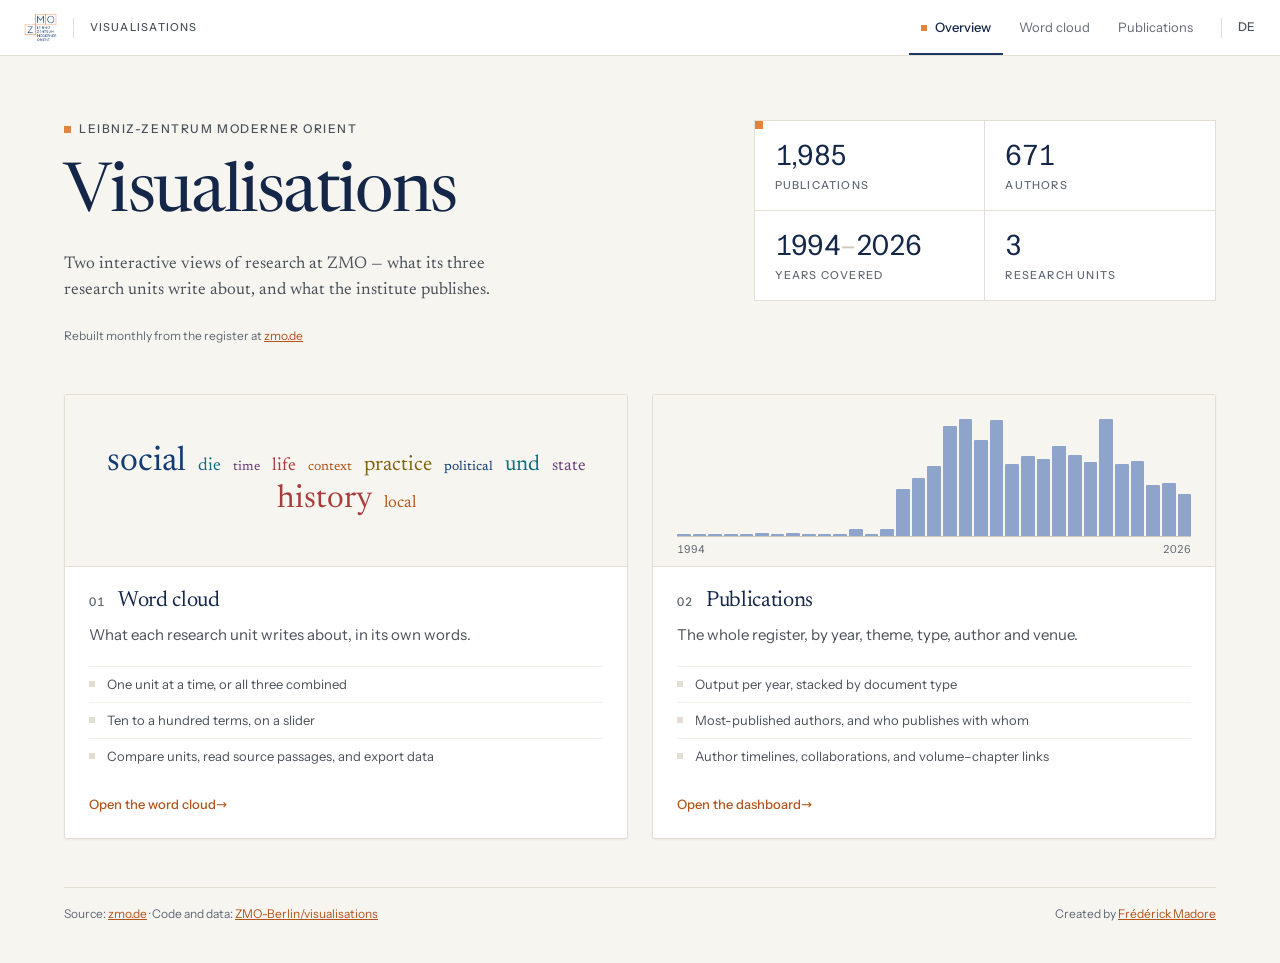
<file: index.html>
<!DOCTYPE html>
<html lang="en">
<head>
    <meta charset="UTF-8">
    <meta name="viewport" content="width=device-width, initial-scale=1.0">
    <title>ZMO Visualisations</title>
    <!--
        Language-detecting redirect, the same shape each app uses one level
        down. Relative, so it works from a local server, a user site and a
        project page alike, with no host sniffing and no path to update if the
        repository is renamed.
    -->
    <meta http-equiv="refresh" content="0; url=en/">
    <link rel="canonical" href="en/">
</head>
<body>
    <p>Redirecting… <a href="en/">Continue in English</a> · <a href="de/">Weiter auf Deutsch</a></p>
    <script>
        // Send German-preferring visitors to the localised page. The meta
        // refresh above is the no-JavaScript fallback.
        var prefersGerman = (navigator.languages || [navigator.language || ''])
            .some(function (lang) { return String(lang).toLowerCase().startsWith('de'); });
        window.location.replace(prefersGerman ? 'de/' : 'en/');
    </script>
</body>
</html>
</file>
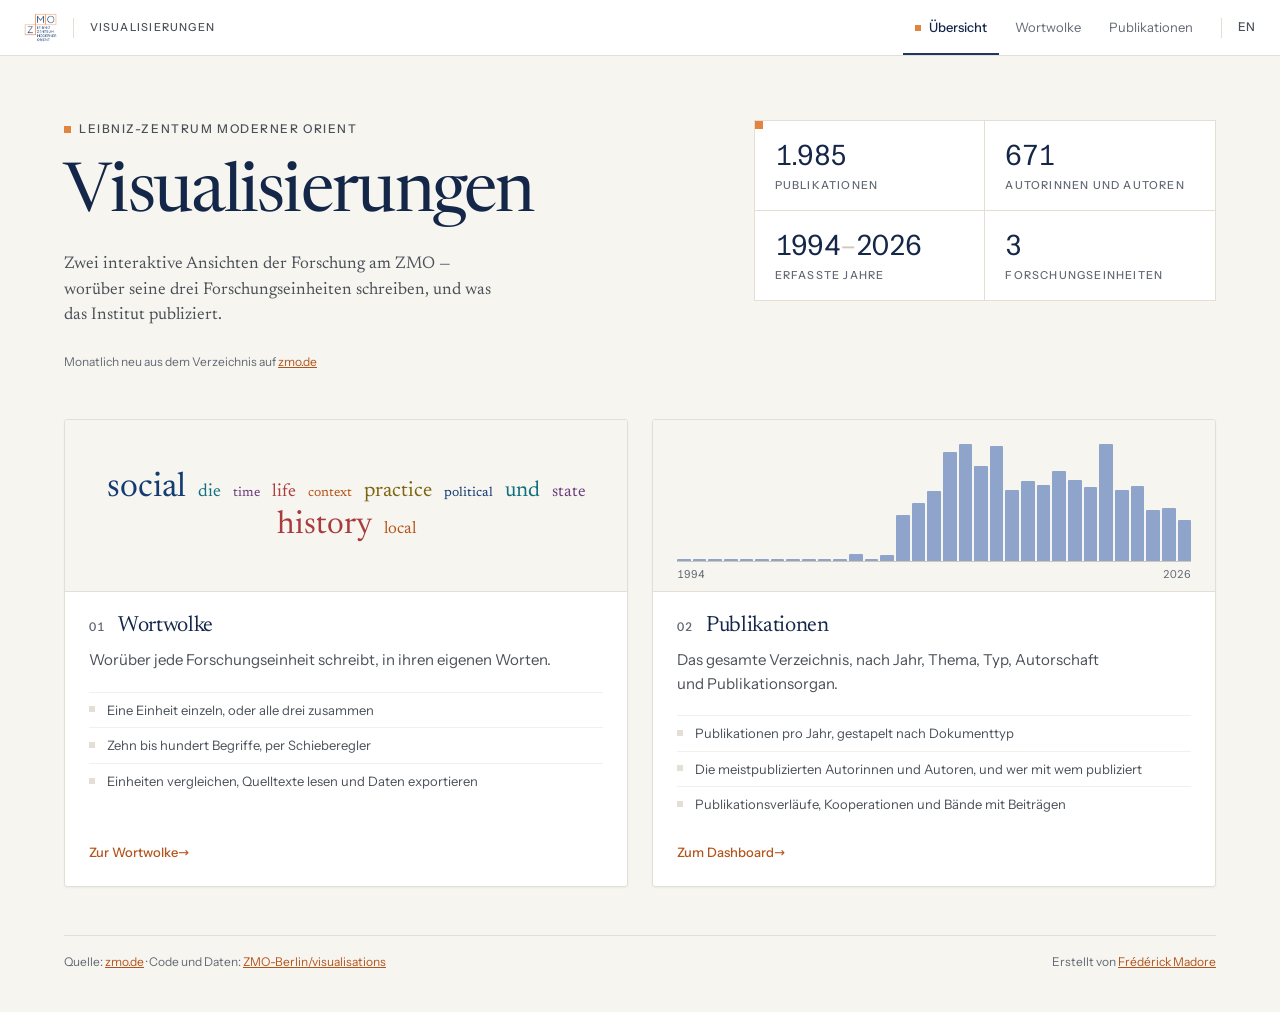
<file: de/index.html>
<!DOCTYPE html>
<html lang="de">
<head>
    <meta charset="UTF-8">
    <meta name="viewport" content="width=device-width, initial-scale=1.0">
    <title>ZMO-Visualisierungen</title>
    <meta name="description" content="Zwei interaktive Ansichten der Forschung am Leibniz-Zentrum Moderner Orient: eine Wortwolke der Forschungseinheiten und ein Dashboard des Publikationsverzeichnisses.">
    <link rel="icon" href="../shared/icon-32.png" sizes="32x32">
    <link rel="apple-touch-icon" href="../shared/icon-180.png">
    <link rel="canonical" href="https://zmo-berlin.github.io/visualisations/de/">
    <link rel="alternate" hreflang="en" href="../en/">
    <link rel="alternate" hreflang="de" href="./">
    <link rel="alternate" hreflang="x-default" href="../">
    <!--
        Die einzigen absoluten URLs der Website: Ein Scraper löst nichts auf und
        führt kein JavaScript aus, die Share-Karte muss die veröffentlichte
        Adresse also ausschreiben. Ein Umzug bedeutet, diese sechs Seiten zu
        bearbeiten.
    -->
    <meta property="og:type" content="website">
    <meta property="og:site_name" content="ZMO-Visualisierungen">
    <meta property="og:title" content="ZMO-Visualisierungen">
    <meta property="og:description" content="Zwei interaktive Ansichten der Forschung am Leibniz-Zentrum Moderner Orient: eine Wortwolke der Forschungseinheiten und ein Dashboard des Publikationsverzeichnisses.">
    <meta property="og:url" content="https://zmo-berlin.github.io/visualisations/de/">
    <meta property="og:image" content="https://zmo-berlin.github.io/visualisations/shared/share-card.png">
    <meta property="og:image:alt" content="Die Bildmarke des Leibniz-Zentrums Moderner Orient, daneben eine Wortwolke der häufigsten Begriffe seiner Forschung.">
    <meta property="og:locale" content="de_DE">
    <meta property="og:locale:alternate" content="en_GB">
    <meta name="twitter:card" content="summary_large_image">
    <!-- Tokens zuerst: jeder Wert in den beiden Dateien darunter ist dort definiert. -->
    <link rel="stylesheet" href="../shared/tokens.css">
    <link rel="stylesheet" href="../shared/site-bar.css">
    <link rel="stylesheet" href="../landing/landing.css">
</head>
<body>
    <!-- Wird vom gemeinsamen Skript aufgebaut und im iframe ganz entfernt. -->
    <div data-site-bar="overview" hidden></div>

    <main class="landing">
        <header class="hero">
            <div>
                <p class="eyebrow">Leibniz-Zentrum Moderner Orient</p>
                <h1 class="hero__title">Visualisierungen</h1>
                <p class="hero__lede">
                    Zwei interaktive Ansichten der Forschung am ZMO — worüber
                    seine drei Forschungseinheiten schreiben, und was das
                    Institut publiziert.
                </p>
                <p class="hero__meta">
                    Monatlich neu aus dem Verzeichnis auf
                    <a href="https://www.zmo.de/">zmo.de</a>
                </p>
            </div>

            <!--
                Die Zahlen stehen hier so, wie das Verzeichnis beim letzten
                Abgleich aussah, und werden von `landing.js` durch die aktuellen
                ersetzt. Eine echte Zahl statt eines Strichs bedeutet: wer die
                Abfrage nie erhält, bekommt trotzdem eine Antwort, und die Seite
                springt nicht, wenn die Daten eintreffen.
            -->
            <div class="figures">
                <div class="figure">
                    <div class="figure__value" data-figure="publications">1.985</div>
                    <div class="figure__label">Publikationen</div>
                </div>
                <div class="figure">
                    <div class="figure__value" data-figure="authors">671</div>
                    <div class="figure__label">Autorinnen und Autoren</div>
                </div>
                <div class="figure">
                    <div class="figure__value" data-figure="years">1994<span class="dash">–</span>2026</div>
                    <div class="figure__label">Erfasste Jahre</div>
                </div>
                <div class="figure">
                    <div class="figure__value">3</div>
                    <div class="figure__label">Forschungseinheiten</div>
                </div>
            </div>
        </header>

        <nav class="cards" aria-label="Visualisierung auswählen">
            <a class="card" href="../units_wordcloud/de/">
                <!--
                    Dekorativ: die Wörter sind eine Kostprobe der Visualisierung,
                    und Überschrift und Liste der Karte sagen, worum es geht. Ein
                    Screenreader, der elf lose Substantive vor dem Titel vorliest,
                    läse das Bild vor.
                -->
                <div class="card__preview" aria-hidden="true">
                    <div class="card__cloud" data-cloud><span style="font-size:34px;color:var(--cloud-1)">social</span><span style="font-size:18px;color:var(--cloud-2)">die</span><span style="font-size:13px;color:var(--cloud-3)">time</span><span style="font-size:18px;color:var(--cloud-4)">life</span><span style="font-size:13px;color:var(--cloud-5)">context</span><span style="font-size:21px;color:var(--cloud-6)">practice</span><span style="font-size:13px;color:var(--cloud-1)">political</span><span style="font-size:22px;color:var(--cloud-2)">und</span><span style="font-size:17px;color:var(--cloud-3)">state</span><span style="font-size:32px;color:var(--cloud-4)">history</span><span style="font-size:17px;color:var(--cloud-5)">local</span></div>
                </div>
                <div class="card__body">
                    <div class="card__head">
                        <span class="card__index">01</span>
                        <h2 class="card__title">Wortwolke</h2>
                    </div>
                    <p class="card__lede">Worüber jede Forschungseinheit schreibt, in ihren eigenen Worten.</p>
                    <ul class="card__list">
                        <li>Eine Einheit einzeln, oder alle drei zusammen</li>
                        <li>Zehn bis hundert Begriffe, per Schieberegler</li>
                        <li>Einheiten vergleichen, Quelltexte lesen und Daten exportieren</li>
                    </ul>
                    <span class="card__go">Zur Wortwolke</span>
                </div>
            </a>

            <a class="card" href="../publications_dashboard/de/">
                <div class="card__preview" aria-hidden="true">
                    <div class="card__spark">
                        <div class="card__bars" data-spark><span class="card__bar" style="height:1.500000%"></span><span class="card__bar" style="height:1.500000%"></span><span class="card__bar" style="height:1.500000%"></span><span class="card__bar" style="height:1.500000%"></span><span class="card__bar" style="height:1.500000%"></span><span class="card__bar" style="height:1.973684%"></span><span class="card__bar" style="height:1.500000%"></span><span class="card__bar" style="height:1.973684%"></span><span class="card__bar" style="height:1.500000%"></span><span class="card__bar" style="height:1.500000%"></span><span class="card__bar" style="height:1.500000%"></span><span class="card__bar" style="height:5.921053%"></span><span class="card__bar" style="height:1.500000%"></span><span class="card__bar" style="height:5.263158%"></span><span class="card__bar" style="height:39.473684%"></span><span class="card__bar" style="height:49.342105%"></span><span class="card__bar" style="height:59.868421%"></span><span class="card__bar" style="height:93.421053%"></span><span class="card__bar" style="height:100.000000%"></span><span class="card__bar" style="height:81.578947%"></span><span class="card__bar" style="height:98.684211%"></span><span class="card__bar" style="height:61.184211%"></span><span class="card__bar" style="height:68.421053%"></span><span class="card__bar" style="height:65.131579%"></span><span class="card__bar" style="height:76.973684%"></span><span class="card__bar" style="height:69.078947%"></span><span class="card__bar" style="height:63.157895%"></span><span class="card__bar" style="height:100.000000%"></span><span class="card__bar" style="height:61.184211%"></span><span class="card__bar" style="height:63.815789%"></span><span class="card__bar" style="height:43.421053%"></span><span class="card__bar" style="height:45.394737%"></span><span class="card__bar" style="height:35.526316%"></span></div>
                        <div class="card__axis">
                            <span data-spark-from>1994</span>
                            <span data-spark-to>2026</span>
                        </div>
                    </div>
                </div>
                <div class="card__body">
                    <div class="card__head">
                        <span class="card__index">02</span>
                        <h2 class="card__title">Publikationen</h2>
                    </div>
                    <p class="card__lede">Das gesamte Verzeichnis, nach Jahr, Thema, Typ, Autorschaft und Publikationsorgan.</p>
                    <ul class="card__list">
                        <li>Publikationen pro Jahr, gestapelt nach Dokumenttyp</li>
                        <li>Die meistpublizierten Autorinnen und Autoren, und wer mit wem publiziert</li>
                        <li>Publikationsverläufe, Kooperationen und Bände mit Beiträgen</li>
                    </ul>
                    <span class="card__go">Zum Dashboard</span>
                </div>
            </a>
        </nav>

        <footer class="landing__footer">
            <p>
                Quelle: <a href="https://www.zmo.de/">zmo.de</a> · Code und Daten:
                <a href="https://github.com/ZMO-Berlin/visualisations">ZMO-Berlin/visualisations</a>
            </p>
            <p>
                Erstellt von
                <a href="https://www.frederickmadore.com/">Frédérick Madore</a>
            </p>
        </footer>
    </main>

    <script type="module" src="../shared/site-bar.js"></script>
    <script type="module" src="../landing/landing.js"></script>
</body>
</html>
</file>
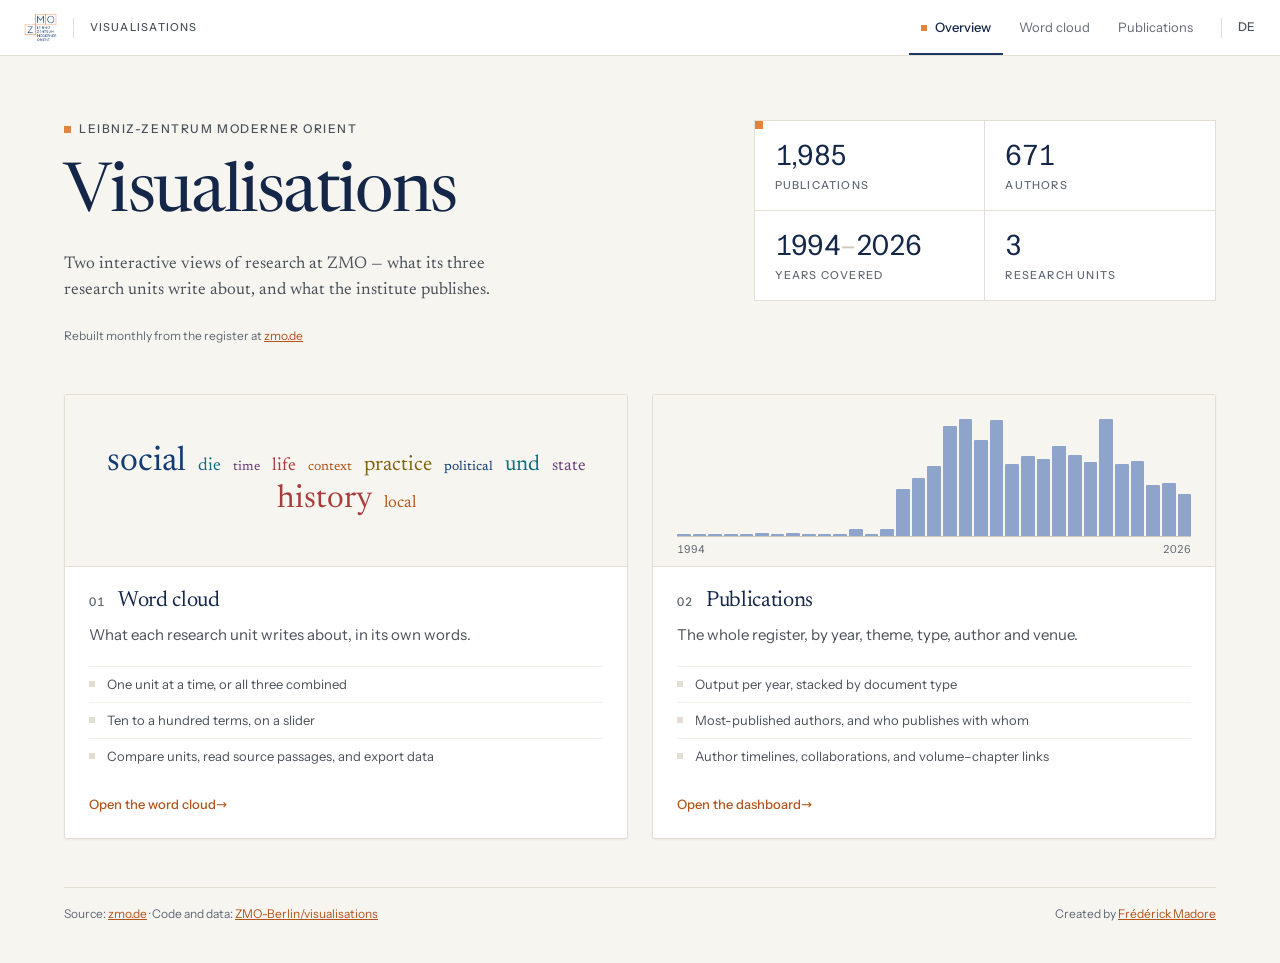
<file: en/index.html>
<!DOCTYPE html>
<html lang="en">
<head>
    <meta charset="UTF-8">
    <meta name="viewport" content="width=device-width, initial-scale=1.0">
    <title>ZMO Visualisations</title>
    <meta name="description" content="Two interactive views of research at the Leibniz-Zentrum Moderner Orient: a word cloud of the research units, and a dashboard of the publication register.">
    <link rel="icon" href="../shared/icon-32.png" sizes="32x32">
    <link rel="apple-touch-icon" href="../shared/icon-180.png">
    <link rel="canonical" href="https://zmo-berlin.github.io/visualisations/en/">
    <link rel="alternate" hreflang="de" href="../de/">
    <link rel="alternate" hreflang="en" href="./">
    <link rel="alternate" hreflang="x-default" href="../">
    <!--
        The only absolute URLs on the site: a scraper resolves nothing and runs
        no JavaScript, so the share card has to name the published address
        outright. Moving the site means editing these six pages.
    -->
    <meta property="og:type" content="website">
    <meta property="og:site_name" content="ZMO Visualisations">
    <meta property="og:title" content="ZMO Visualisations">
    <meta property="og:description" content="Two interactive views of research at the Leibniz-Zentrum Moderner Orient: a word cloud of the research units, and a dashboard of the publication register.">
    <meta property="og:url" content="https://zmo-berlin.github.io/visualisations/en/">
    <meta property="og:image" content="https://zmo-berlin.github.io/visualisations/shared/share-card.png">
    <meta property="og:image:alt" content="The Leibniz-Zentrum Moderner Orient mark, beside a word cloud of the terms most common in its research.">
    <meta property="og:locale" content="en_GB">
    <meta property="og:locale:alternate" content="de_DE">
    <meta name="twitter:card" content="summary_large_image">
    <!-- Tokens first: every value in the two files below is defined there. -->
    <link rel="stylesheet" href="../shared/tokens.css">
    <link rel="stylesheet" href="../shared/site-bar.css">
    <link rel="stylesheet" href="../landing/landing.css">
</head>
<body>
    <!-- Built by the shared script, and removed outright when framed. -->
    <div data-site-bar="overview" hidden></div>

    <main class="landing">
        <header class="hero">
            <div>
                <p class="eyebrow">Leibniz-Zentrum Moderner Orient</p>
                <h1 class="hero__title">Visualisations</h1>
                <p class="hero__lede">
                    Two interactive views of research at ZMO — what its three
                    research units write about, and what the institute publishes.
                </p>
                <p class="hero__meta">
                    Rebuilt monthly from the register at
                    <a href="https://www.zmo.de/">zmo.de</a>
                </p>
            </div>

            <!--
                The figures are written here as the register stood at the last
                refresh, and replaced with the live ones by `landing.js`. Having
                a real number in the markup rather than a dash means a reader
                who never gets the fetch still gets an answer, and the page does
                not reflow when the fetch lands.
            -->
            <div class="figures">
                <div class="figure">
                    <div class="figure__value" data-figure="publications">1,985</div>
                    <div class="figure__label">Publications</div>
                </div>
                <div class="figure">
                    <div class="figure__value" data-figure="authors">671</div>
                    <div class="figure__label">Authors</div>
                </div>
                <div class="figure">
                    <div class="figure__value" data-figure="years">1994<span class="dash">–</span>2026</div>
                    <div class="figure__label">Years covered</div>
                </div>
                <div class="figure">
                    <div class="figure__value">3</div>
                    <div class="figure__label">Research units</div>
                </div>
            </div>
        </header>

        <nav class="cards" aria-label="Choose a visualisation">
            <a class="card" href="../units_wordcloud/en/">
                <!--
                    Decorative: the words are a sample of the visualisation, and
                    the card's own heading and list say what it is. A screen
                    reader announcing eleven loose nouns before the title would
                    be reading the picture aloud.
                -->
                <div class="card__preview" aria-hidden="true">
                    <div class="card__cloud" data-cloud><span style="font-size:34px;color:var(--cloud-1)">social</span><span style="font-size:18px;color:var(--cloud-2)">die</span><span style="font-size:13px;color:var(--cloud-3)">time</span><span style="font-size:18px;color:var(--cloud-4)">life</span><span style="font-size:13px;color:var(--cloud-5)">context</span><span style="font-size:21px;color:var(--cloud-6)">practice</span><span style="font-size:13px;color:var(--cloud-1)">political</span><span style="font-size:22px;color:var(--cloud-2)">und</span><span style="font-size:17px;color:var(--cloud-3)">state</span><span style="font-size:32px;color:var(--cloud-4)">history</span><span style="font-size:17px;color:var(--cloud-5)">local</span></div>
                </div>
                <div class="card__body">
                    <div class="card__head">
                        <span class="card__index">01</span>
                        <h2 class="card__title">Word cloud</h2>
                    </div>
                    <p class="card__lede">What each research unit writes about, in its own words.</p>
                    <ul class="card__list">
                        <li>One unit at a time, or all three combined</li>
                        <li>Ten to a hundred terms, on a slider</li>
                        <li>Compare units, read source passages, and export data</li>
                    </ul>
                    <span class="card__go">Open the word cloud</span>
                </div>
            </a>

            <a class="card" href="../publications_dashboard/en/">
                <div class="card__preview" aria-hidden="true">
                    <div class="card__spark">
                        <div class="card__bars" data-spark><span class="card__bar" style="height:1.500000%"></span><span class="card__bar" style="height:1.500000%"></span><span class="card__bar" style="height:1.500000%"></span><span class="card__bar" style="height:1.500000%"></span><span class="card__bar" style="height:1.500000%"></span><span class="card__bar" style="height:1.973684%"></span><span class="card__bar" style="height:1.500000%"></span><span class="card__bar" style="height:1.973684%"></span><span class="card__bar" style="height:1.500000%"></span><span class="card__bar" style="height:1.500000%"></span><span class="card__bar" style="height:1.500000%"></span><span class="card__bar" style="height:5.921053%"></span><span class="card__bar" style="height:1.500000%"></span><span class="card__bar" style="height:5.263158%"></span><span class="card__bar" style="height:39.473684%"></span><span class="card__bar" style="height:49.342105%"></span><span class="card__bar" style="height:59.868421%"></span><span class="card__bar" style="height:93.421053%"></span><span class="card__bar" style="height:100.000000%"></span><span class="card__bar" style="height:81.578947%"></span><span class="card__bar" style="height:98.684211%"></span><span class="card__bar" style="height:61.184211%"></span><span class="card__bar" style="height:68.421053%"></span><span class="card__bar" style="height:65.131579%"></span><span class="card__bar" style="height:76.973684%"></span><span class="card__bar" style="height:69.078947%"></span><span class="card__bar" style="height:63.157895%"></span><span class="card__bar" style="height:100.000000%"></span><span class="card__bar" style="height:61.184211%"></span><span class="card__bar" style="height:63.815789%"></span><span class="card__bar" style="height:43.421053%"></span><span class="card__bar" style="height:45.394737%"></span><span class="card__bar" style="height:35.526316%"></span></div>
                        <div class="card__axis">
                            <span data-spark-from>1994</span>
                            <span data-spark-to>2026</span>
                        </div>
                    </div>
                </div>
                <div class="card__body">
                    <div class="card__head">
                        <span class="card__index">02</span>
                        <h2 class="card__title">Publications</h2>
                    </div>
                    <p class="card__lede">The whole register, by year, theme, type, author and venue.</p>
                    <ul class="card__list">
                        <li>Output per year, stacked by document type</li>
                        <li>Most-published authors, and who publishes with whom</li>
                        <li>Author timelines, collaborations, and volume–chapter links</li>
                    </ul>
                    <span class="card__go">Open the dashboard</span>
                </div>
            </a>
        </nav>

        <footer class="landing__footer">
            <p>
                Source: <a href="https://www.zmo.de/">zmo.de</a> · Code and data:
                <a href="https://github.com/ZMO-Berlin/visualisations">ZMO-Berlin/visualisations</a>
            </p>
            <p>
                Created by
                <a href="https://www.frederickmadore.com/">Frédérick Madore</a>
            </p>
        </footer>
    </main>

    <script type="module" src="../shared/site-bar.js"></script>
    <script type="module" src="../landing/landing.js"></script>
</body>
</html>
</file>
<file: shared/tokens.css>
/*
 * ZMO Visualisations — design variables.
 *
 * One file, loaded first by all three pages (landing, word cloud, publications
 * dashboard). Each app used to declare its own `colors.css` and the landing
 * page repeated the same six values a third time, so a change to the navy was
 * three edits and a drift waiting to happen. Everything a page needs to look
 * like ZMO is below; nothing below is app-specific.
 *
 * Load order:
 *   <link rel="stylesheet" href="/shared/tokens.css">   <- this file
 *   <link rel="stylesheet" href="../src/styles/main.css">
 *
 * The legacy block at the bottom maps the old variable names onto these, so the
 * existing stylesheets keep working unchanged and can be migrated one module at
 * a time rather than in one commit.
 */

/* The @font-face declarations, split by script. Must precede every rule. */
@import './fonts.css';

/* ------------------------------------------------------------------ *
 * 1. Brand
 *
 * Taken from the logo itself rather than approximated: the mark is navy
 * lettering in orange squares. The orange is a *frame* colour at brand
 * weight — it fails 4.5:1 on white, so it is never used for text or for a
 * small mark that carries meaning on its own. `--c-accent` is that orange
 * darkened until it can be read, and is the accent that appears in prose,
 * links and selected states.
 * ------------------------------------------------------------------ */
:root {
    --zmo-navy: #1c3765;
    --zmo-orange: #e0843f;

    --c-brand: var(--zmo-navy);
    --c-brand-strong: #142748;
    --c-brand-soft: #2a4f8c;
    --c-brand-tint: #e9edf5;
    --c-brand-tint-strong: #d3dbeb;

    --c-frame: var(--zmo-orange);      /* rules, square markers, hairlines */
    --c-frame-tint: #f7e7d8;

    --c-accent: #b3541c;               /* clay — 4.6:1 on --c-surface */
    --c-accent-strong: #8c3f12;
    --c-accent-tint: #f6ece3;

    /* ---------------------------------------------------------------- *
     * 2. Surfaces and ink
     *
     * The old neutrals were #f8f9fa over #333: a cold screen grey with no
     * relation to the brand. These are warm — paper rather than interface —
     * which lets a white panel sit on the page background without a shadow
     * to separate it, and lets the navy read as ink instead of as a
     * hyperlink blue. Ink is very slightly cooled towards the navy so text
     * and headings belong to one family.
     * ---------------------------------------------------------------- */
    --c-page: #f7f5f0;
    --c-surface: #ffffff;
    --c-surface-sunk: #f3f0e9;         /* chart tracks, table zebra, wells */
    --c-surface-hover: #faf8f4;

    --c-line: #e3dfd5;                 /* default hairline */
    --c-line-soft: #f3f0e9;            /* inside a panel, between rows */
    --c-line-strong: #cfc9bc;          /* emphasis, axis, hover borders */

    --c-ink: #1a1d23;                  /* body text            15.4:1 */
    --c-ink-muted: #4a5058;            /* secondary text        8.2:1 */
    --c-ink-soft: #626974;             /* readable captions on white and warm surfaces */
    --c-ink-faint: #626974;            /* readable axis labels and metadata */

    --c-focus: var(--c-brand);
    --c-selection: var(--c-brand-tint-strong);

    /* ---------------------------------------------------------------- *
     * 3. Data colour
     *
     * Both palettes are kept exactly as they were validated — the eight
     * categorical slots clear the colourblind separation threshold in this
     * order, and the six word-cloud tones each clear 4.5:1 on white. They
     * move here only so the two apps stop declaring them twice.
     * ---------------------------------------------------------------- */
    --series-1: #2a78d6;   /* blue    */
    --series-2: #eb6834;   /* orange  */
    --series-3: #1baf7a;   /* aqua    */
    --series-4: #eda100;   /* yellow  */
    --series-5: #e87ba4;   /* magenta */
    --series-6: #008300;   /* green   */
    --series-7: #4a3aa7;   /* violet  */
    --series-8: #e34948;   /* red     */

    --cloud-1: #143c73;    /* navy   10.92:1 on white */
    --cloud-2: #0e6f7d;    /* teal    5.85:1 */
    --cloud-3: #6a3d7a;    /* plum    8.20:1 */
    --cloud-4: #a83c3c;    /* brick   6.22:1 */
    --cloud-5: #b45418;    /* rust    4.97:1 */
    --cloud-6: #7d6410;    /* bronze  5.67:1 */

    /* Quantitative bars are one hue: every bar is the same kind of thing. */
    --c-bar: #8fa4ca;
    --c-bar-hover: var(--c-brand-soft);
    --c-bar-selected: var(--c-accent);

    /* ---------------------------------------------------------------- *
     * 4. Type
     *
     * Two families. Newsreader carries titles, ledes and the word cloud —
     * an editorial serif, which is what an institute's own writing looks
     * like on paper, and it gives the pages a voice that a system sans
     * cannot. Instrument Sans carries everything functional: controls,
     * labels, axes, tables, counts. Both are OFL and self-hosted next to
     * this file, so there is no third-party request and no layout shift.
     *
     * `--font-ui` is set with `tabular-nums` wherever a figure can change
     * under a filter; the token below is the shorthand for that.
     * ---------------------------------------------------------------- */
    --font-display: 'Newsreader', Georgia, 'Times New Roman', serif;
    --font-ui: 'Instrument Sans', system-ui, -apple-system, 'Segoe UI', Arial, sans-serif;
    --font-numeric: var(--font-ui);
    --figures-tabular: tabular-nums;

    /* A 1.20 scale from 13px, rounded to whole pixels. Display sizes are
       fluid so a title does not have to be re-set per breakpoint. */
    --text-2xs: 0.6875rem;  /* 11 — axis ticks only */
    --text-xs: 0.75rem;     /* 12 — eyebrows, chips, meta */
    --text-sm: 0.8125rem;   /* 13 — dense UI: bar labels, table cells */
    --text-base: 0.9375rem; /* 15 — body */
    --text-md: 1.0625rem;   /* 17 — lede, panel titles */
    --text-lg: 1.375rem;    /* 22 */
    --text-xl: 1.75rem;     /* 28 */
    --text-2xl: clamp(2rem, 3.4vw, 2.75rem);
    --text-3xl: clamp(2.75rem, 6vw, 4.25rem);

    --lh-tight: 1.08;
    --lh-snug: 1.28;
    --lh-normal: 1.55;
    --track-tight: -0.02em;
    --track-normal: 0;
    --track-caps: 0.08em;   /* small caps labels — always with uppercase */

    --weight-regular: 400;
    --weight-medium: 500;
    --weight-semibold: 600;

    /* ---------------------------------------------------------------- *
     * 5. Space — 4px base, named by step so a panel and a chart cannot
     * disagree about what "medium" is.
     * ---------------------------------------------------------------- */
    --s-1: 0.25rem;   /*  4 */
    --s-2: 0.5rem;    /*  8 */
    --s-3: 0.75rem;   /* 12 */
    --s-4: 1rem;      /* 16 */
    --s-5: 1.25rem;   /* 20 */
    --s-6: 1.5rem;    /* 24 */
    --s-8: 2rem;      /* 32 */
    --s-10: 2.5rem;   /* 40 */
    --s-12: 3rem;     /* 48 */
    --s-16: 4rem;     /* 64 */

    /* ---------------------------------------------------------------- *
     * 6. Shape
     *
     * Near-square. The logo is six sharp squares; an 8px radius on every
     * card was the one thing making the pages look like a template. 3px
     * reads as "printed", 999px is reserved for removable chips.
     * ---------------------------------------------------------------- */
    --r-xs: 2px;
    --r-sm: 3px;
    --r-md: 5px;
    --r-pill: 999px;
    --border: 1px solid var(--c-line);

    /* Elevation is a hairline first and a shadow second. */
    --shadow-1: 0 1px 2px rgba(20, 39, 72, 0.05);
    --shadow-2: 0 8px 24px rgba(20, 39, 72, 0.10);
    --ring-focus: 0 0 0 3px var(--c-brand-tint-strong);

    /* ---------------------------------------------------------------- *
     * 7. Motion — two durations. Anything longer is decoration.
     * ---------------------------------------------------------------- */
    --dur-fast: 120ms;
    --dur-base: 220ms;
    --ease-out: cubic-bezier(0.2, 0.8, 0.3, 1);

    /* ---------------------------------------------------------------- *
     * 8. Layout
     * ---------------------------------------------------------------- */
    --w-page: 76rem;        /* 1216 — dashboard and landing share it */
    --w-prose: 62ch;
    --h-header: 3.5rem;     /* the shared site bar */
    --w-wordlist: 20rem;    /* was 300px, widened for the ranked list */
}

/* Motion is opt-in for readers who ask for less of it. */
@media (prefers-reduced-motion: reduce) {
    :root {
        --dur-fast: 0.01ms;
        --dur-base: 0.01ms;
    }
}

/* ------------------------------------------------------------------ *
 * 9. Legacy aliases
 *
 * Every variable the current stylesheets reference, pointing at the tokens
 * above. Dropping this file in front of them changes the look without
 * touching a single rule; each module can then be migrated to the new names
 * on its own, and this block shrinks until it can be deleted.
 * ------------------------------------------------------------------ */
:root {
    --color-primary: var(--c-brand);
    --color-primary-dark: var(--c-brand-strong);
    --color-primary-light: var(--c-brand-soft);
    --color-primary-alpha: rgba(28, 55, 101, 0.10);

    --color-white: var(--c-surface);
    --color-gray-50: var(--c-surface-hover);
    --color-gray-100: var(--c-surface-sunk);
    --color-gray-200: var(--c-line);
    --color-gray-300: var(--c-line-strong);
    --color-gray-400: var(--c-ink-faint);
    --color-gray-500: var(--c-ink-soft);
    --color-gray-600: var(--c-ink-muted);
    --color-gray-700: var(--c-ink);

    --color-accent: var(--c-accent);
    --color-accent-dark: var(--c-accent-strong);
    --color-accent-alpha: var(--c-accent-tint);

    --color-text-primary: var(--c-ink);
    --color-text-secondary: var(--c-ink-muted);
    --color-text-light: var(--c-ink-soft);
    --color-border: var(--c-line);
    --color-border-hover: var(--c-line-strong);
    --color-background: var(--c-surface);
    --color-background-light: var(--c-page);
    --color-shadow: rgba(20, 39, 72, 0.05);
    --color-shadow-hover: rgba(20, 39, 72, 0.10);

    /* The dashboard's ranked bars. Absent from the first draft of this file,
       which left three `var()`s in charts.css resolving to nothing. */
    --color-bar: var(--c-bar);
    --color-bar-hover: var(--c-bar-hover);
    --color-bar-selected: var(--c-bar-selected);

    --wordcloud-scheme-1: var(--cloud-1);
    --wordcloud-scheme-2: var(--cloud-2);
    --wordcloud-scheme-3: var(--cloud-3);
    --wordcloud-scheme-4: var(--cloud-4);
    --wordcloud-scheme-5: var(--cloud-5);
    --wordcloud-scheme-6: var(--cloud-6);

    --space-xs: var(--s-1);
    --space-sm: var(--s-2);
    --space-md: var(--s-4);
    --space-lg: var(--s-6);
    --space-xl: var(--s-10);
    --radius: var(--r-sm);

    --font-sans: var(--font-ui);
    --font-primary: 'Newsreader';
    --font-fallback: system-ui, -apple-system, 'Segoe UI', Arial, sans-serif;
    --font-base: var(--font-ui);

    --font-weight-normal: var(--weight-regular);
    --font-weight-medium: var(--weight-medium);
    --font-weight-semibold: var(--weight-semibold);

    --font-size-xs: var(--text-xs);
    --font-size-sm: var(--text-sm);
    --font-size-base: var(--text-base);
    --font-size-lg: var(--text-md);
    --font-size-xl: var(--text-lg);

    --line-height-tight: var(--lh-tight);
    --line-height-normal: var(--lh-normal);
    --line-height-relaxed: 1.75;

    --word-list-width: var(--w-wordlist);
}
</file>
<file: shared/site-bar.css>
/*
 * The shared site bar.
 *
 * Loaded by all three pages, next to `tokens.css` and before the app's own
 * stylesheet, so an app can override it and nothing here depends on an app.
 *
 * It is `hidden` in the markup and unhidden by the script once it has decided
 * the page is not framed. Doing it that way round means an embedded page never
 * paints a bar it is about to remove, and a page with JavaScript switched off
 * shows nothing rather than an empty 56px band.
 */

.site-bar {
    display: flex;
    align-items: center;
    gap: var(--s-4);
    height: var(--h-header);
    padding: 0 var(--s-6);
    background: var(--c-surface);
    border-bottom: 1px solid var(--c-line);
    font-family: var(--font-ui);
}

.site-bar[hidden] {
    display: none;
}

.site-bar__brand {
    display: flex;
    align-items: center;
    flex: none;
}

.site-bar__logo {
    display: block;
    height: 1.875rem;
    width: auto;
}

/* A hairline the height of a cap, not the height of the bar. */
.site-bar__rule {
    flex: none;
    width: 1px;
    height: 1.25rem;
    background: var(--c-line);
}

.site-bar__section {
    flex: none;
    font-size: var(--text-2xs);
    font-weight: var(--weight-medium);
    letter-spacing: 0.11em;
    text-transform: uppercase;
    color: var(--c-ink-muted);
}

.site-bar__nav {
    display: flex;
    align-items: stretch;
    gap: var(--s-1);
    margin-left: auto;
    height: 100%;
    /* The three labels are the only thing here that can outgrow the bar. */
    min-width: 0;
    overflow-x: auto;
    scrollbar-width: none;
}

.site-bar__nav::-webkit-scrollbar {
    display: none;
}

.site-bar__link {
    display: flex;
    align-items: center;
    gap: var(--s-2);
    padding: 0 var(--s-3);
    white-space: nowrap;
    font-size: var(--text-sm);
    color: var(--c-ink-soft);
    text-decoration: none;
    transition: color var(--dur-fast) var(--ease-out);
}

.site-bar__link:hover {
    color: var(--c-brand-strong);
}

/*
 * The current view is a <span>, not a link: there is nowhere for it to go. The
 * underline is drawn with an inset shadow rather than a border so it sits on
 * the bar's own bottom hairline instead of adding a second one.
 */
.site-bar__link--current {
    font-weight: var(--weight-medium);
    color: var(--c-brand-strong);
    box-shadow: inset 0 -2px 0 var(--c-brand);
}

/* The logo's orange square, at the size the logo uses it. */
.site-bar__marker {
    width: 6px;
    height: 6px;
    flex: none;
    background: var(--c-frame);
}

.site-bar__lang {
    flex: none;
    font-size: var(--text-xs);
    font-weight: var(--weight-medium);
    letter-spacing: 0.06em;
    color: var(--c-ink-muted);
    text-decoration: none;
}

.site-bar__lang:hover {
    color: var(--c-accent);
}

.site-bar :focus-visible {
    outline: 2px solid var(--c-focus);
    outline-offset: 2px;
    border-radius: var(--r-xs);
}

/*
 * Narrow screens: the section label is the first thing to go — the logo and the
 * three view names already say what the bar is, and it is the only part that
 * repeats something.
 */
@media (max-width: 46rem) {
    .site-bar {
        gap: var(--s-3);
        padding: 0 var(--s-4);
    }

    .site-bar__section,
    .site-bar__rule:first-of-type {
        display: none;
    }

    .site-bar__link {
        padding: 0 var(--s-2);
    }
}
</file>
<file: landing/landing.css>
/*
 * The landing page: a hero, four figures, and two cards.
 *
 * Every value here comes from `shared/tokens.css`, which is loaded before this
 * file. The page used to declare its own navy, its own grey and its own radius,
 * on the reasoning that a page whose only job is to point at two apps should
 * not break when one of them restyles — but the result was a third copy of the
 * same six values, and it had already drifted from both.
 */

* {
    margin: 0;
    padding: 0;
    box-sizing: border-box;
}

body {
    font-family: var(--font-ui);
    font-size: var(--text-base);
    line-height: var(--lh-normal);
    color: var(--c-ink);
    background: var(--c-page);
    -webkit-font-smoothing: antialiased;
    text-wrap: pretty;
}

a {
    color: var(--c-accent);
}

a:hover {
    color: var(--c-accent-strong);
}

:focus-visible {
    outline: 2px solid var(--c-focus);
    outline-offset: 3px;
}

.landing {
    max-width: var(--w-page);
    margin: 0 auto;
    padding: var(--s-16) var(--s-8) var(--s-10);
}

/* ------------------------------------------------------------------ Hero */

.hero {
    display: grid;
    grid-template-columns: 1.15fr 0.85fr;
    gap: var(--s-16);
    align-items: start;
}

/*
 * The eyebrow: an orange square from the logo, then the institute's name. The
 * square is decorative — the name beside it is the content — so it is drawn
 * with a pseudo-element rather than an element a screen reader has to skip.
 */
.eyebrow {
    display: flex;
    align-items: center;
    gap: var(--s-2);
    margin-bottom: var(--s-5);
    font-size: var(--text-xs);
    font-weight: var(--weight-medium);
    letter-spacing: 0.13em;
    text-transform: uppercase;
    color: var(--c-ink-muted);
}

.eyebrow::before {
    content: '';
    flex: none;
    width: 7px;
    height: 7px;
    background: var(--c-frame);
}

.hero__title {
    font-family: var(--font-display);
    font-size: var(--text-3xl);
    font-weight: var(--weight-regular);
    line-height: var(--lh-tight);
    letter-spacing: -0.025em;
    color: var(--c-brand-strong);
}

.hero__lede {
    margin-top: var(--s-5);
    max-width: 44ch;
    font-family: var(--font-display);
    font-size: var(--text-md);
    line-height: 1.5;
    color: var(--c-ink-muted);
}

.hero__meta {
    margin-top: var(--s-6);
    font-size: var(--text-xs);
    color: var(--c-ink-soft);
    font-variant-numeric: var(--figures-tabular);
}

/* --------------------------------------------------------------- Figures */

/*
 * Four tiles in a 2×2, separated by the background showing through a 1px grid
 * gap rather than by borders — so no two adjacent tiles ever draw a 2px rule
 * between them.
 */
.figures {
    display: grid;
    grid-template-columns: 1fr 1fr;
    gap: 1px;
    background: var(--c-line);
    border: 1px solid var(--c-line);
}

.figure {
    position: relative;
    padding: var(--s-5) var(--s-5) var(--s-4);
    background: var(--c-surface);
}

/* One square, on the first tile, tying the block to the mark. */
.figure:first-child::before {
    content: '';
    position: absolute;
    top: 0;
    left: 0;
    width: 8px;
    height: 8px;
    background: var(--c-frame);
}

.figure__value {
    font-size: var(--text-xl);
    line-height: 1;
    letter-spacing: var(--track-tight);
    color: var(--c-brand-strong);
    font-variant-numeric: var(--figures-tabular);
}

/* The en dash in a year span is punctuation between two figures, not a third
   figure; it recedes so the years read as the numbers they are. */
.figure__value .dash {
    color: var(--c-line-strong);
}

.figure__label {
    margin-top: var(--s-2);
    font-size: var(--text-2xs);
    font-weight: var(--weight-medium);
    letter-spacing: 0.11em;
    text-transform: uppercase;
    color: var(--c-ink-soft);
}

/* ----------------------------------------------------------------- Cards */

.cards {
    display: grid;
    grid-template-columns: repeat(auto-fit, minmax(min(22rem, 100%), 1fr));
    gap: var(--s-6);
    margin-top: var(--s-12);
}

/*
 * The whole card is the link, not a button inside it: a reader aiming at a
 * choice should not have to find the one word that is clickable.
 */
.card {
    display: flex;
    flex-direction: column;
    background: var(--c-surface);
    border: 1px solid var(--c-line);
    border-radius: var(--r-sm);
    overflow: hidden;
    text-decoration: none;
    color: inherit;
    box-shadow: var(--shadow-1);
    transition:
        border-color var(--dur-fast) var(--ease-out),
        box-shadow var(--dur-fast) var(--ease-out);
}

.card:hover,
.card:focus-visible {
    border-color: var(--c-line-strong);
    box-shadow: var(--shadow-2);
}

/*
 * The preview. Each card shows a piece of the thing it links to, drawn from the
 * same data the app itself reads — a card that promised a word cloud and then
 * showed a bulleted list was asking the reader to take its word for it.
 */
.card__preview {
    height: 10.75rem;
    flex: none;
    background: var(--c-page);
    border-bottom: 1px solid var(--c-line);
    overflow: hidden;
}

/* Words, laid out as a line of type rather than as a real cloud: at this size a
   packed layout would be a texture, and the point is that they are readable. */
.card__cloud {
    height: 100%;
    display: flex;
    flex-wrap: wrap;
    align-items: baseline;
    align-content: center;
    justify-content: center;
    gap: var(--s-1) var(--s-3);
    padding: var(--s-5) var(--s-6);
    font-family: var(--font-display);
    line-height: 1;
}

.card__spark {
    height: 100%;
    display: flex;
    flex-direction: column;
    padding: var(--s-6) var(--s-6) 0;
}

.card__bars {
    flex: 1;
    display: flex;
    align-items: flex-end;
    gap: 2px;
    min-height: 0;
}

.card__bar {
    flex: 1;
    background: var(--c-bar);
    border-radius: 1px 1px 0 0;
}

.card__axis {
    display: flex;
    justify-content: space-between;
    padding: var(--s-1) 0 var(--s-2);
    border-top: 1px solid var(--c-line-strong);
    font-size: var(--text-2xs);
    color: var(--c-ink-faint);
    font-variant-numeric: var(--figures-tabular);
}

.card__body {
    display: flex;
    flex-direction: column;
    flex: 1;
    padding: var(--s-5) var(--s-6) var(--s-6);
}

.card__head {
    display: flex;
    align-items: baseline;
    gap: var(--s-3);
}

.card__index {
    font-size: var(--text-xs);
    font-weight: var(--weight-medium);
    letter-spacing: 0.12em;
    color: var(--c-ink-faint);
    font-variant-numeric: var(--figures-tabular);
}

.card__title {
    font-family: var(--font-display);
    font-size: var(--text-lg);
    font-weight: var(--weight-regular);
    line-height: var(--lh-snug);
    letter-spacing: -0.015em;
    color: var(--c-brand-strong);
}

.card__lede {
    margin-top: var(--s-2);
    color: var(--c-ink-muted);
}

.card__list {
    margin-top: var(--s-5);
    border-top: 1px solid var(--c-line-soft);
    list-style: none;
    font-size: var(--text-sm);
    color: var(--c-ink-muted);
}

.card__list li {
    display: grid;
    grid-template-columns: 6px 1fr;
    gap: var(--s-3);
    align-items: start;
    padding: var(--s-2) 0;
    border-bottom: 1px solid var(--c-line-soft);
    line-height: 1.45;
}

.card__list li:last-child {
    border-bottom: 0;
}

.card__list li::before {
    content: '';
    width: 6px;
    height: 6px;
    margin-top: 0.45em;
    background: var(--c-line);
}

.card__go {
    /* margin-top:auto pins the call to action to the bottom, so two cards of
       different length still line their links up. */
    margin-top: auto;
    padding-top: var(--s-5);
    font-size: var(--text-sm);
    font-weight: var(--weight-medium);
    color: var(--c-accent);
}

.card__go::after {
    content: ' →';
    display: inline-block;
    font-weight: var(--weight-regular);
    transition: transform var(--dur-fast) var(--ease-out);
}

.card:hover .card__go::after {
    transform: translateX(3px);
}

/* ---------------------------------------------------------------- Footer */

.landing__footer {
    display: flex;
    justify-content: space-between;
    gap: var(--s-6);
    flex-wrap: wrap;
    margin-top: var(--s-12);
    padding-top: var(--s-4);
    border-top: 1px solid var(--c-line);
    font-size: var(--text-xs);
    line-height: 1.6;
    color: var(--c-ink-soft);
}

/* ------------------------------------------------------------ Breakpoints */

@media (max-width: 60rem) {
    .landing {
        padding: var(--s-10) var(--s-6) var(--s-8);
    }

    .hero {
        grid-template-columns: 1fr;
        gap: var(--s-8);
    }
}

@media (max-width: 34rem) {
    .landing {
        padding: var(--s-8) var(--s-4) var(--s-6);
    }

    /* Four tiles in a column would push the cards below the fold; two rows of
       two stay one glance. */
    .figures {
        grid-template-columns: 1fr 1fr;
    }

    .card__preview {
        height: 8.5rem;
    }
}

@media (prefers-reduced-motion: reduce) {
    * {
        transition-duration: 0.01ms !important;
    }
}
</file>
